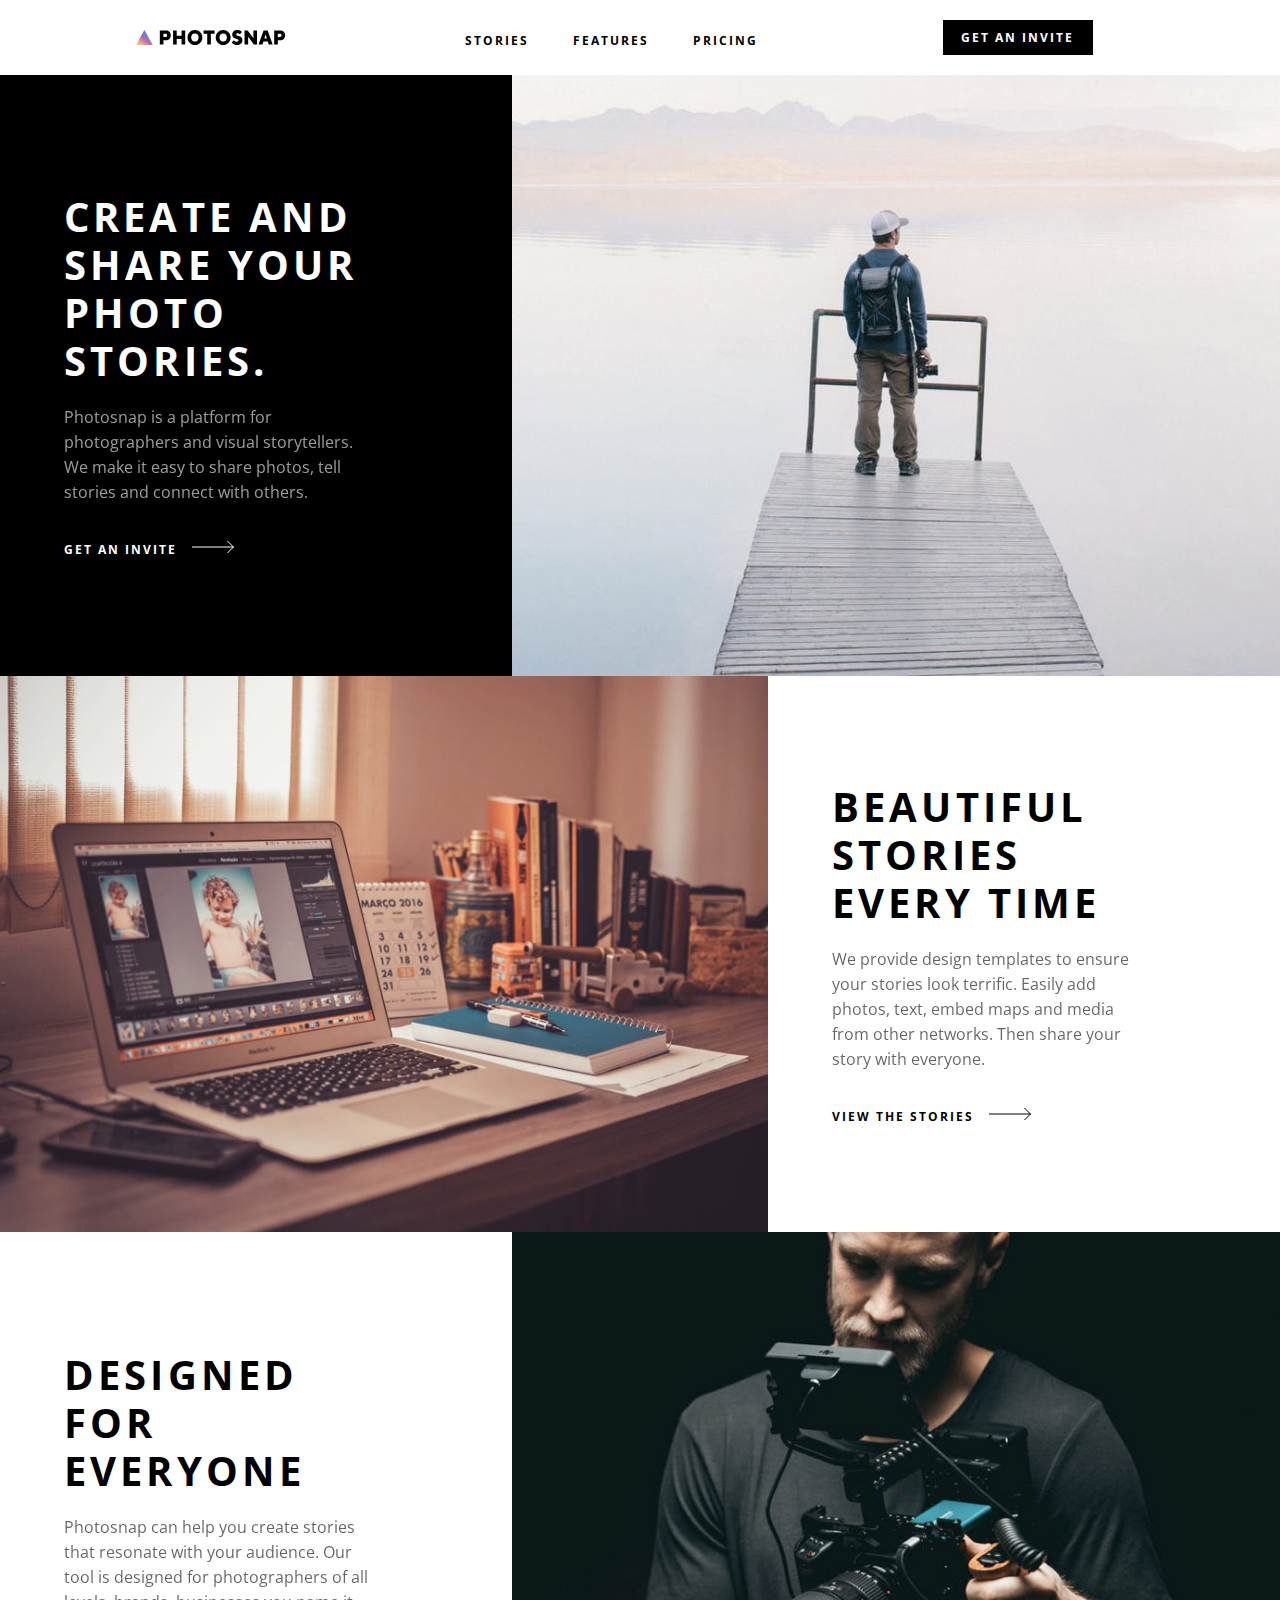
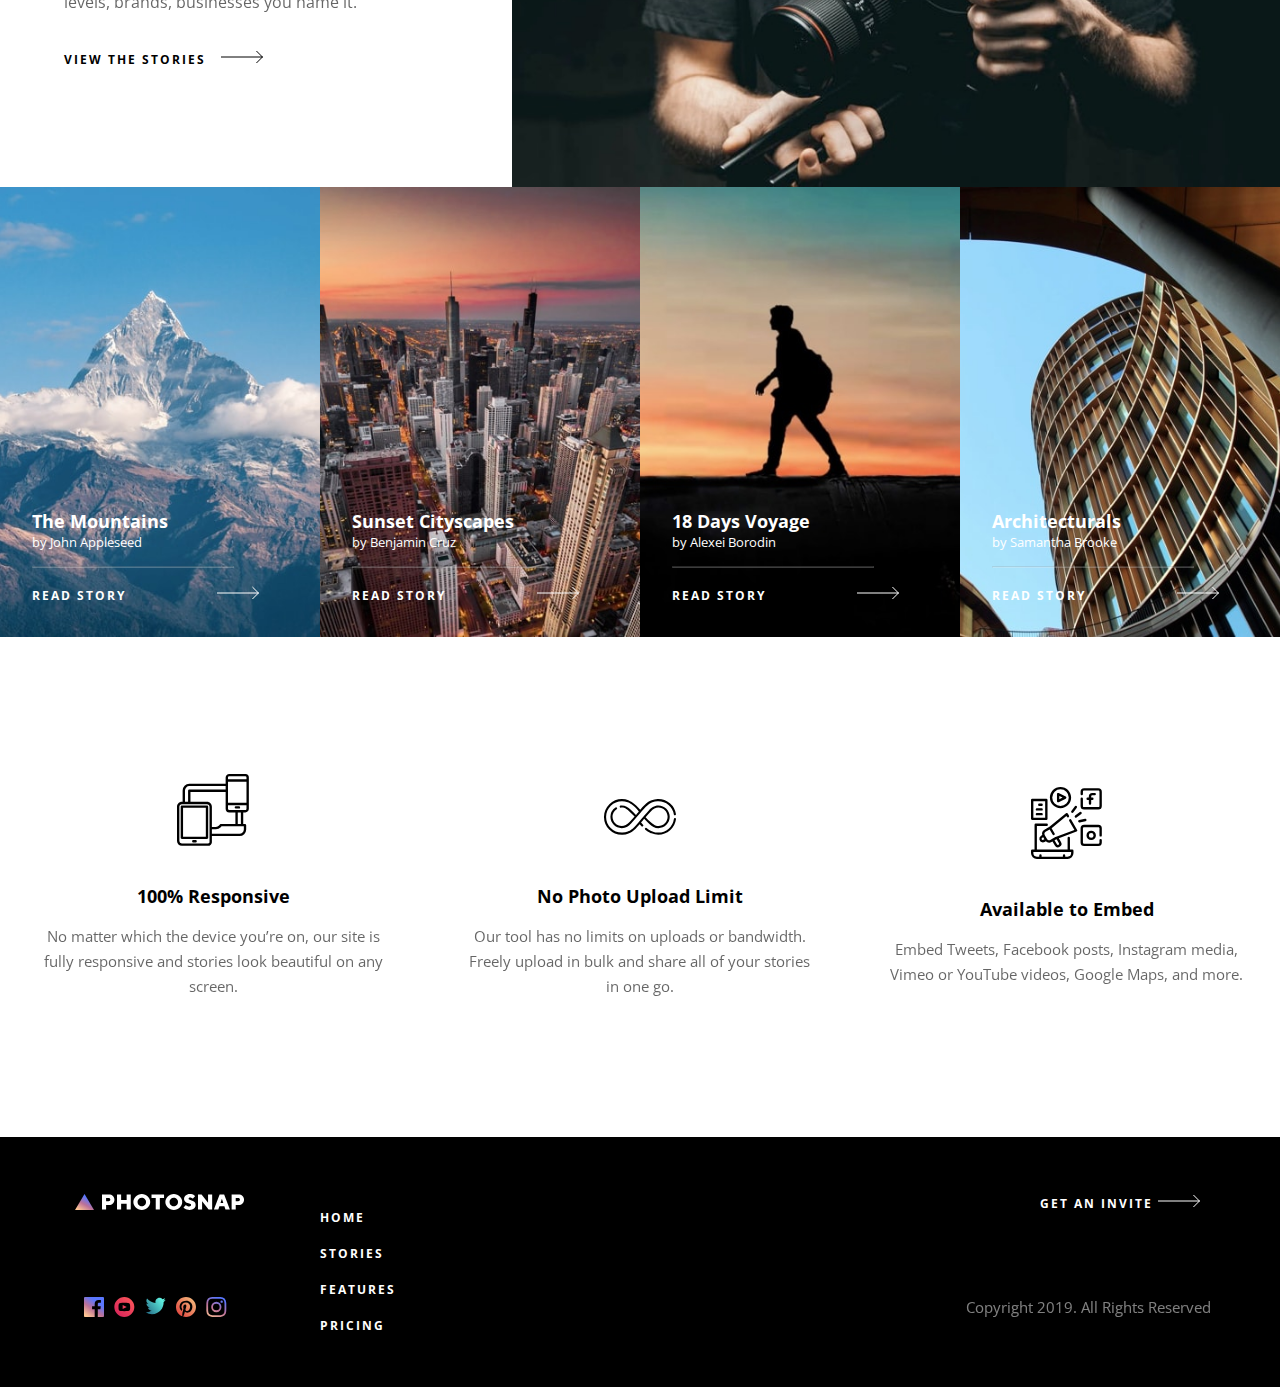
<file: starter-code/index.html>
<!DOCTYPE html>
<html lang="en">
<head>
  <meta charset="UTF-8">
  <meta name="viewport" content="width=device-width, initial-scale=1.0">

  <link rel="icon" type="image/png" sizes="32x32" href="./assets/favicon-32x32.png">
  <link rel="stylesheet" type="text/css" href="//fonts.googleapis.com/css?family=Open+Sans" />
  <link rel="stylesheet" href="./css/main.css">
  <link rel="stylesheet" href="./css/navbar.css">
  <link rel="stylesheet" href="./css/footer.css">

  <title>Frontend Mentor | Photosnap Website Challenge</title>
</head>
<body>

  <header>
    <nav>
        <div class="header-logo-img">
          <img src="./assets/shared/desktop/logo.svg" alt="">
        </div>
        <div class="list-nav-items-container">
            <ul>
              <li>
                <a href="./stories.html">Stories</a> 
              </li>
              <li>
                <a href="./features.html">Features</a>
              </li>
              <li>
                <a href="./pricing.html">Pricing</a>
              </li>
          </ul>
        </div>
          <a class="header-button" href="">Get an invite</a>
    </nav>
  </header>

  <main>

      <section class="info-section-container">

        <div class="row1-container">
          <div class="info-container info-black">
            <h1>Create and<br>share your<br>photo stories.</h1>
            <p>
              Photosnap is a platform for photographers and visual storytellers. We make it 
              easy to share photos, tell stories and connect with others.
            </p>
            <a href="" style="color: white;">
              Get an invite
              <img src="./assets/shared/desktop/arrow.svg" alt="" style="filter: invert(100%);">  
            </a>
          </div>
          <img class="info-setion-img" src="./assets/home/desktop/create-and-share.jpg" alt="" style="width: 100%; height: 100%;"> 
        </div>

        <div class="row2-container">
          <img class="info-setion-img" src="./assets/home/desktop/beautiful-stories.jpg" alt="" style="width: 100%; height: 100%;">
          <div class="info-container">
            <h1>
              Beautiful<br>stories<br>every time
            </h1>
            <p>
              We provide design templates to ensure your stories look terrific. Easily add 
              photos, text, embed maps and media from other networks. Then share your story 
              with everyone.
            </p>
            <a href="">
              View the stories
              <img src="./assets/shared/desktop/arrow.svg" alt="">
            </a>
          </div>
        </div>

        <div class="row3-container">
          <div class="info-container">
            <h1>Designed for<br>everyone</h1>
            <p>
              Photosnap can help you create stories that resonate with your audience.  Our 
              tool is designed for photographers of all levels, brands, businesses you name it. 
            </p>
            <a href="">
              View the stories
              <img src="./assets/shared/desktop/arrow.svg" alt="">
            </a>
          </div>
  
          <img class="info-setion-img" src="./assets/home/desktop/designed-for-everyone.jpg" alt="" style="width: 100%; height: 100%;">
        
        </div>
      </section>


      <section class="info-stories-container">
        <div class="info-stories col1-container">
          <div class="text-story-container">
            <h3>The Mountains</h3>
            <h4>by John Appleseed</h4>
            <hr>
            <a href="">
              Read story
              <img class="icon-arrow-white" src="./assets/shared/desktop/arrow.svg" alt="">
            </a>
          </div>
        </div>

        <div class="info-stories col2-container">
          <div class="text-story-container">
            <h3>Sunset Cityscapes</h3>
            <h4>by Benjamin Cruz</h4>
            <hr>
            <a href="">
              Read story
              <img class="icon-arrow-white" src="./assets/shared/desktop/arrow.svg" alt="">
            </a>
          </div>
        </div>

        <div class="info-stories col3-container">
          <div class="text-story-container">
            <h3>18 Days Voyage</h3>
            <h4>by Alexei Borodin</h4>
            <hr>
            <a href="">
              Read Story
              <img class="icon-arrow-white" src="./assets/shared/desktop/arrow.svg" alt="">
            </a>
          </div>
        </div>

        <div class="info-stories col4-container">
          <div class="text-story-container">
            <h3>Architecturals</h3>
            <h4>by Samantha Brooke</h4>
            <hr>
            <a href="">
              Read Story
              <img class="icon-arrow-white" src="./assets/shared/desktop/arrow.svg" alt="">
            </a>
          </div>
        </div>

      </section>

      <section class="characteristics-info-container">
        <div class="characteristics-container">
          <div class="icon-container">
            <img src="./assets/features/desktop/responsive.svg" alt="">
          </div>
          <h3>100% Responsive</h3>
          <p>
            No matter which the device you’re on, our site is <br> fully responsive and stories 
            look beautiful on any <br> screen.
          </p>
        </div>

        <div class="characteristics-container">
          <div class="icon-container">
            <img class="img-no-limit" src="./assets/features/desktop/no-limit.svg" alt="">
          </div>
          <h3>No Photo Upload Limit</h3>
          <p>
            Our tool has no limits on uploads or bandwidth. <br> Freely upload in bulk and 
            share all of your stories <br> in one go.
          </p>
        </div>

        <div class="characteristics-container">
          <div class="icon-container">
            <img src="./assets/features/desktop/embed.svg" alt="">
          </div>
            <h3>Available to Embed</h3>
            <p>
              Embed Tweets, Facebook posts, Instagram media,<br> Vimeo or YouTube videos, 
              Google Maps, and more. 
            </p>
        </div>

      </section>
  </main>

  <footer class="footer-container">
      <div class="footer-icons-container">
        <svg xmlns="http://www.w3.org/2000/svg" width="170" height="16"><defs><linearGradient id="a" x1="0%" x2="50%" y1="85.457%" y2="14.543%"><stop offset="0%" stop-color="#FFC593"/><stop offset="51.945%" stop-color="#BC7198"/><stop offset="100%" stop-color="#5A77FF"/></linearGradient></defs><g fill="none" fill-rule="evenodd"><path fill="#FFFF" fill-rule="nonzero" d="M31.108 15.568v-4.541h2.703c.836 0 1.6-.133 2.292-.4a5.19 5.19 0 001.773-1.113 5.1 5.1 0 001.146-1.676c.273-.642.41-1.344.41-2.108 0-.75-.137-1.449-.41-2.098a5.072 5.072 0 00-1.146-1.686A5.19 5.19 0 0036.103.832c-.692-.266-1.456-.4-2.292-.4H27v15.136h4.108zm2.487-8.217h-2.487V4.108h2.487c.49 0 .9.162 1.232.487.332.324.497.702.497 1.135 0 .432-.165.81-.497 1.135-.332.324-.742.486-1.232.486zm12.54 8.217V9.73h5.514v5.838h4.108V.432h-4.108v5.622h-5.514V.432h-4.108v15.136h4.108zM66.784 16a8.616 8.616 0 003.319-.638 8.401 8.401 0 002.68-1.74 8.192 8.192 0 001.785-2.552c.432-.965.648-1.989.648-3.07a7.428 7.428 0 00-.648-3.07 8.192 8.192 0 00-1.784-2.552 8.401 8.401 0 00-2.681-1.74A8.616 8.616 0 0066.783 0c-1.196 0-2.306.213-3.329.638a8.432 8.432 0 00-2.67 1.74A8.192 8.192 0 0059 4.93 7.428 7.428 0 0058.351 8c0 1.081.217 2.105.649 3.07a8.192 8.192 0 001.784 2.552 8.432 8.432 0 002.67 1.74c1.023.425 2.133.638 3.33.638zm0-3.676A4.285 4.285 0 0165.119 12a3.942 3.942 0 01-1.34-.908 4.33 4.33 0 01-.887-1.373A4.479 4.479 0 0162.568 8c0-.62.108-1.193.324-1.719a4.33 4.33 0 01.886-1.373c.375-.39.822-.692 1.34-.908a4.285 4.285 0 011.666-.324c.59 0 1.142.108 1.654.324.512.216.958.519 1.34.908.382.39.681.847.898 1.373.216.526.324 1.1.324 1.719 0 .62-.108 1.193-.324 1.719a4.236 4.236 0 01-.898 1.373c-.382.39-.828.692-1.34.908a4.206 4.206 0 01-1.654.324zm18.054 3.244V4.108h4.216V.432h-12.54v3.676h4.216v11.46h4.108zM98.784 16a8.616 8.616 0 003.319-.638 8.401 8.401 0 002.68-1.74 8.192 8.192 0 001.785-2.552c.432-.965.648-1.989.648-3.07a7.428 7.428 0 00-.648-3.07 8.192 8.192 0 00-1.784-2.552 8.401 8.401 0 00-2.681-1.74A8.616 8.616 0 0098.783 0c-1.196 0-2.306.213-3.329.638a8.432 8.432 0 00-2.67 1.74A8.192 8.192 0 0091 4.93 7.428 7.428 0 0090.351 8c0 1.081.217 2.105.649 3.07a8.192 8.192 0 001.784 2.552 8.432 8.432 0 002.67 1.74c1.023.425 2.133.638 3.33.638zm0-3.676A4.285 4.285 0 0197.119 12a3.942 3.942 0 01-1.34-.908 4.33 4.33 0 01-.887-1.373A4.479 4.479 0 0194.568 8c0-.62.108-1.193.324-1.719a4.33 4.33 0 01.886-1.373c.375-.39.822-.692 1.34-.908a4.285 4.285 0 011.666-.324c.59 0 1.142.108 1.654.324.512.216.958.519 1.34.908.382.39.681.847.898 1.373.216.526.324 1.1.324 1.719 0 .62-.108 1.193-.324 1.719a4.236 4.236 0 01-.898 1.373c-.382.39-.828.692-1.34.908a4.206 4.206 0 01-1.654.324zM114.568 16c.95 0 1.801-.133 2.55-.4.75-.267 1.385-.627 1.904-1.081.519-.454.915-.98 1.189-1.578.274-.599.41-1.236.41-1.914 0-.88-.172-1.6-.518-2.162a4.35 4.35 0 00-1.298-1.362 6.98 6.98 0 00-1.697-.822l-1.697-.562a7.533 7.533 0 01-1.297-.551c-.346-.195-.52-.465-.52-.811 0-.332.148-.63.444-.898.295-.266.688-.4 1.178-.4.375 0 .714.062 1.016.184.303.123.563.263.779.422.26.173.49.367.692.584l2.378-2.487a5.559 5.559 0 00-1.276-1.08c-.432-.275-.98-.523-1.643-.747C116.5.112 115.706 0 114.784 0c-.865 0-1.65.13-2.357.39-.706.259-1.308.605-1.805 1.037-.498.432-.883.93-1.157 1.492a3.908 3.908 0 00-.41 1.73c0 .879.172 1.6.518 2.162a4.35 4.35 0 001.297 1.362 6.98 6.98 0 001.698.822c.612.201 1.178.389 1.697.562.519.173.951.357 1.297.551.346.195.52.465.52.81 0 .433-.174.812-.52 1.136-.346.324-.821.487-1.427.487-.49 0-.933-.083-1.33-.25a5.466 5.466 0 01-1.027-.55 5.352 5.352 0 01-.886-.822l-2.378 2.486c.432.49.944.923 1.535 1.298.504.331 1.131.63 1.88.897.75.267 1.63.4 2.639.4zm12.54-.432V7.135l6.508 8.433h3.546V.432h-4.108v8.433L126.568.432H123v15.136h4.108zm16.216 0l1.081-3.244h4.973l1.081 3.244h4.433L149.162.432h-4.54l-5.73 15.136h4.432zm4.973-6.487h-2.81l1.405-4.432 1.405 4.432zm12.433 6.487v-4.541h2.702c.836 0 1.6-.133 2.292-.4a5.19 5.19 0 001.773-1.113 5.1 5.1 0 001.146-1.676c.274-.642.411-1.344.411-2.108 0-.75-.137-1.449-.41-2.098a5.072 5.072 0 00-1.147-1.686 5.19 5.19 0 00-1.773-1.114c-.692-.266-1.456-.4-2.292-.4h-6.81v15.136h4.108zm2.486-8.217h-2.486V4.108h2.486c.49 0 .901.162 1.233.487.331.324.497.702.497 1.135 0 .432-.166.81-.497 1.135-.332.324-.743.486-1.233.486z"/><path fill="url(#a)" d="M0 16L9.5 0 19 16z"/></g>
        </svg>
        <ul class="social-media-container">
          <li class="facebook">
            <svg xmlns="http://www.w3.org/2000/svg" width="20" height="20"><defs><linearGradient id="a" x1="100%" x2="0%" y1="0%" y2="100%"><stop offset="0%" stop-color="#FFFF"/><stop offset="100%" stop-color="#FFFF"/></linearGradient></defs><path fill="url(#a)" d="M18.896 0H1.104C.494 0 0 .494 0 1.104v17.793C0 19.506.494 20 1.104 20h9.58v-7.745H8.076V9.237h2.606V7.01c0-2.583 1.578-3.99 3.883-3.99 1.104 0 2.052.082 2.329.119v2.7h-1.598c-1.254 0-1.496.597-1.496 1.47v1.928h2.989l-.39 3.018h-2.6V20h5.098c.608 0 1.102-.494 1.102-1.104V1.104C20 .494 19.506 0 18.896 0z"/></svg>
          </li>
          <li>
            <img src="./assets/shared/desktop/youtube.svg" alt="">
          </li>
          <li>
            <img src="./assets/shared/desktop/twitter.svg" alt="">
          </li>
          <li>
            <img src="./assets/shared/desktop/pinterest.svg" alt="">
          </li>
          <li>
            <img src="./assets/shared/desktop/instagram.svg" alt="">
          </li>
        </ul>
      </div>

      <div class="footer-links-container">
        <ul>
          <li>
            <a href="">Home</a>
          </li>
          <li>
            <a href="">Stories</a>
          </li>
          <li>
            <a href="">Features</a>
          </li>
          <li>
            <a href="">Pricing</a>
          </li>
        </ul>
      </div>

      <div class="section3">
        <a href="" style="color: white;">
          Get an invite
          <img class="icon" src="./assets/shared/desktop/arrow.svg" alt="">
        </a>
        <p>Copyright 2019. All Rights Reserved</p>
      </div>
  </footer>
  
</body>
</html>
</file>
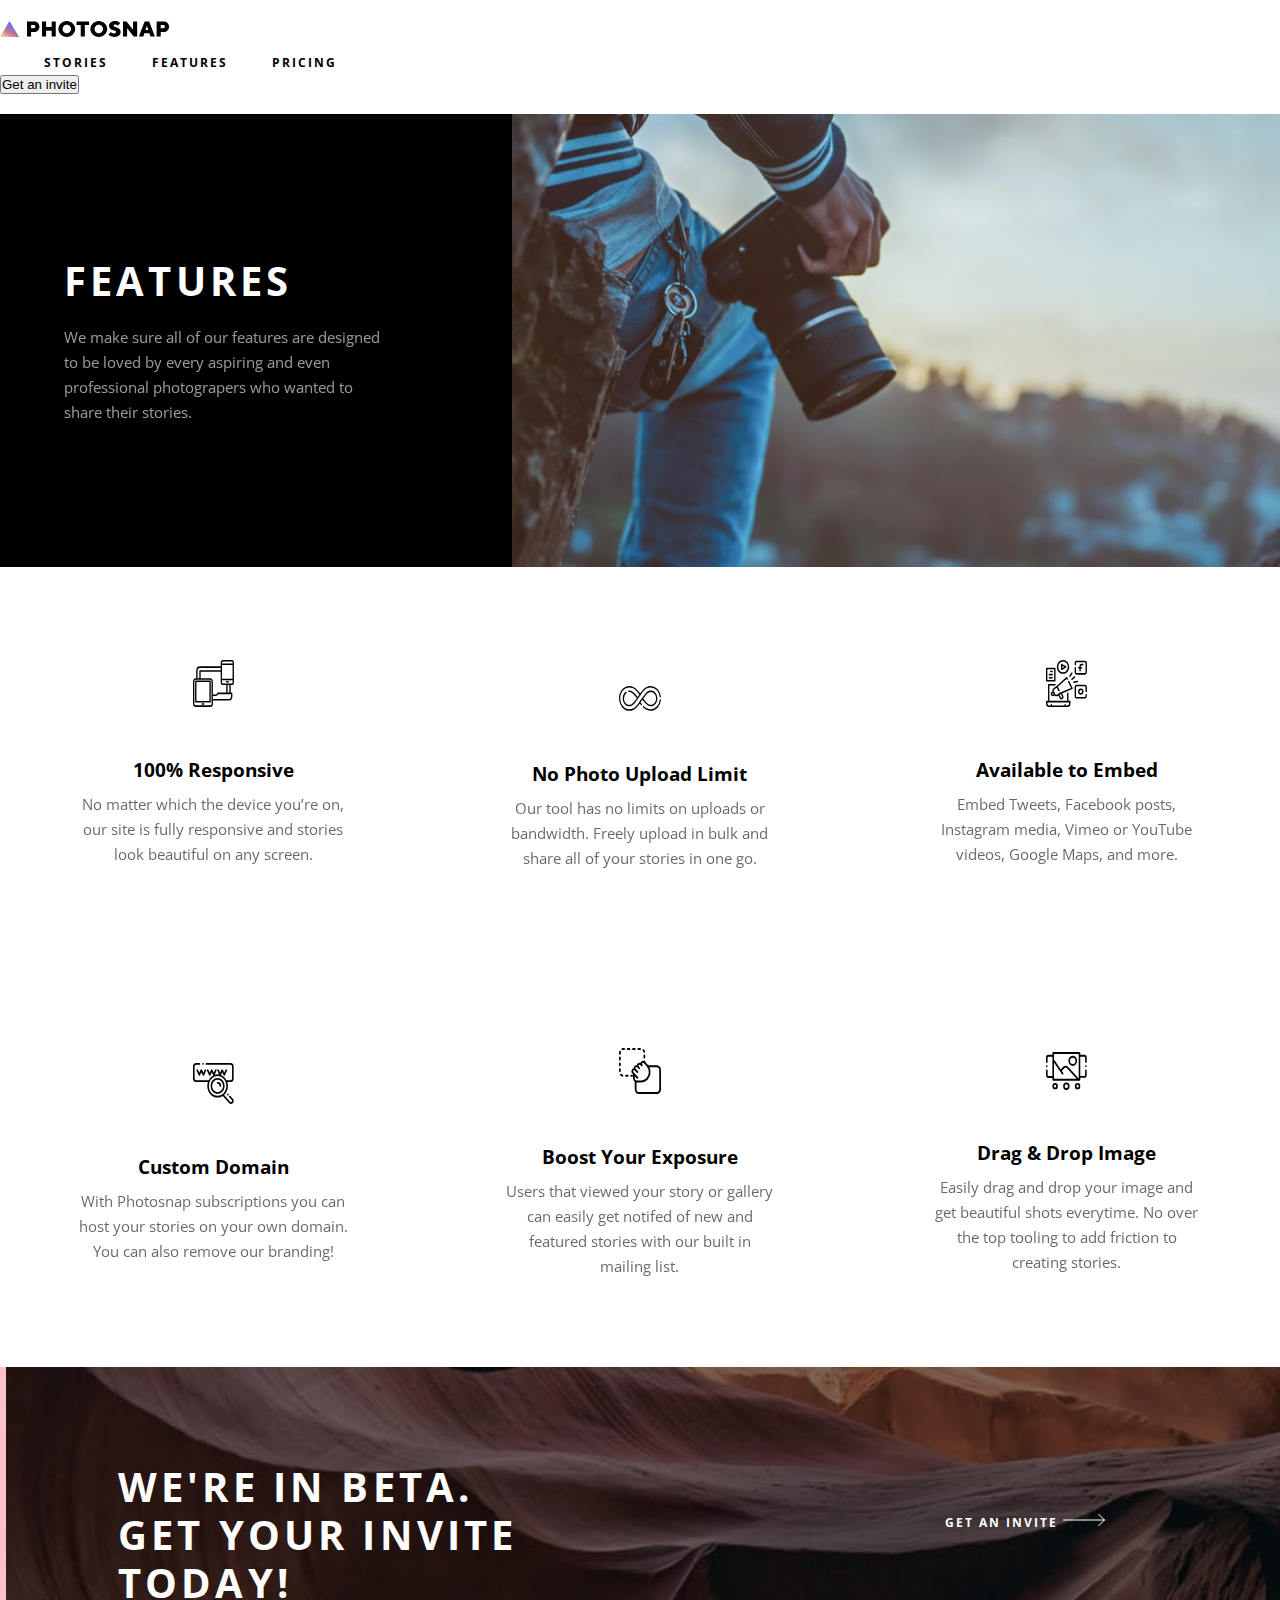
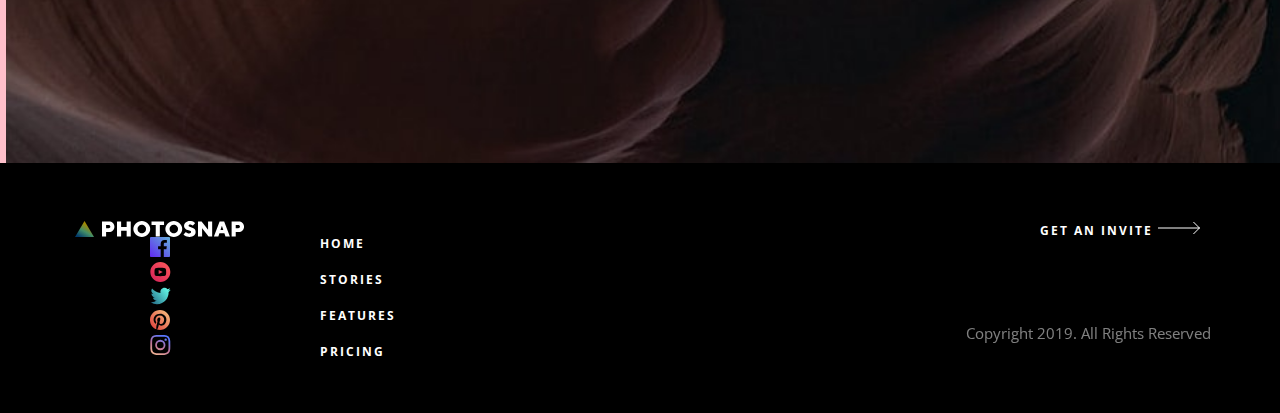
<file: starter-code/features.html>
<!DOCTYPE html>
<html lang="en">
<head>
  <meta charset="UTF-8">
  <meta name="viewport" content="width=device-width, initial-scale=1.0">

  <link rel="icon" type="image/png" sizes="32x32" href="./assets/favicon-32x32.png">
  <link rel="stylesheet" type="text/css" href="//fonts.googleapis.com/css?family=Open+Sans" />
  <link rel="stylesheet" href="./css/features.css">
  <link rel="stylesheet" href="./css/navbar.css">
  <link rel="stylesheet" href="./css/footer.css">
  
  <title>Frontend Mentor | Photosnap Website Challenge</title>
</head>
<body>

  <header>
    <nav>
      <div class="nav-container">
        <div class="logo-img">
          <img src="./assets/shared/desktop/logo.svg" alt="">
        </div>
        <div class="list-nav-items-container">
            <ul>
              <li>
                <a href="./stories.html">Stories</a> 
              </li>
              <li>
                <a href="/">Features</a>
              </li>
              <li>
                <a href="./pricing.html">Pricing</a>
              </li>
          </ul>
        </div>
        <div class="button-nav-container">
          <button>Get an invite</button>
        </div>
      </div>
    </nav>
  </header>

  <main class="features-main-container">
    
    <section class="info-features-container">
      <div class="info-features">
        <h1>Features</h1>
        <p>
          We make sure all of our features are designed to be loved by every aspiring and even 
          professional photograpers who wanted to share their stories.
        </p>
      </div>
      <img src="./assets/features/desktop/hero.jpg" alt="">
    </section>

    <section class="cards-features-container">
      <div class="row1-container">
        <div class="col responsive-card-container">
          <div class="img-cards-container">
            <img src="./assets/features/desktop/responsive.svg" alt="">
          </div>
          <h3>100% Responsive</h3>
          <p>
            No matter which the device you’re on, our site is fully responsive and stories 
            look beautiful on any screen.
          </p>
        </div>
        <div class="col no-photo-card-container">
          <div class="img-cards-container">
            <img src="./assets/features/desktop/no-limit.svg" alt="">
          </div>
          <h3>No Photo Upload Limit</h3>
          <p>
            Our tool has no limits on uploads or bandwidth. Freely upload in bulk and share 
            all of your stories in one go.
          </p>
        </div>
        <div class="col embed-card-container">
          <div class="img-cards-container">
            <img src="./assets/features/desktop/embed.svg" alt="">
          </div>
          <h3>Available to Embed</h3>
          <p>
            Embed Tweets, Facebook posts, Instagram media, Vimeo or YouTube videos, Google 
            Maps, and more.
          </p>
        </div>
      </div>
      <div class="row2-container">
        <div class="col custom-card-container">
          <div class="img-cards-container">
            <img src="./assets/features/desktop/custom-domain.svg" alt="">
          </div>
          <h3>Custom Domain</h3>
          <p>
            With Photosnap subscriptions you can host your stories on your own domain. You can 
            also remove our branding!
          </p>
        </div>
        <div class="col boost-card-container">
          <div class="img-cards-container">
            <img src="./assets/features/desktop/boost-exposure.svg" alt="">
          </div>
          <h3> Boost Your Exposure</h3>
          <p>
            Users that viewed your story or gallery can easily get notifed of new and featured 
            stories with our built in mailing list.
          </p>
        </div>
        <div class="col drag-drop-card-container">
          <div class="img-cards-container">
            <img src="./assets/features/desktop/drag-drop.svg" alt="">
          </div>
          <h3>Drag & Drop Image</h3>
          <p>
            Easily drag and drop your image and get beautiful shots everytime. No over the top 
            tooling to add friction to creating stories.
          </p>
        </div>
      </div>
    </section>

    <section class="invite-features-container">
      <div class="text-container">
        <h1>We're in Beta. <br> Get your invite <br> today!</h1>
        <a href="">
          Get an invite
          <img class="icon" src="./assets/shared/desktop/arrow.svg" alt="">
        </a>
      </div>
    </section>
  </main>

  <footer class="footer-container">
      <div class="footer-icons-container">
        <img class="icon" src="./assets/shared/desktop/logo.svg" alt="">
        <ul class="social-media">
          <li>
            <img src="./assets/shared/desktop/facebook.svg" alt="">
          </li>
          <li>
            <img src="./assets/shared/desktop/youtube.svg" alt="">
          </li>
          <li>
            <img src="./assets/shared/desktop/twitter.svg" alt="">
          </li>
          <li>
            <img src="./assets/shared/desktop/pinterest.svg" alt="">
          </li>
          <li>
            <img src="./assets/shared/desktop/instagram.svg" alt="">
          </li>
        </ul>
      </div>

      <div class="footer-links-container">
        <ul>
          <li>
            <a href="">Home</a>
          </li>
          <li>
            <a href="">Stories</a>
          </li>
          <li>
            <a href="">Features</a>
          </li>
          <li>
            <a href="">Pricing</a>
          </li>
        </ul>
      </div>

      <div class="section3">
        <a href="" style="color: white;">
          Get an invite
          <img class="icon" src="./assets/shared/desktop/arrow.svg" alt="">
        </a>
        <p>Copyright 2019. All Rights Reserved</p>
      </div>
  </footer>

</body>
</html>
</file>
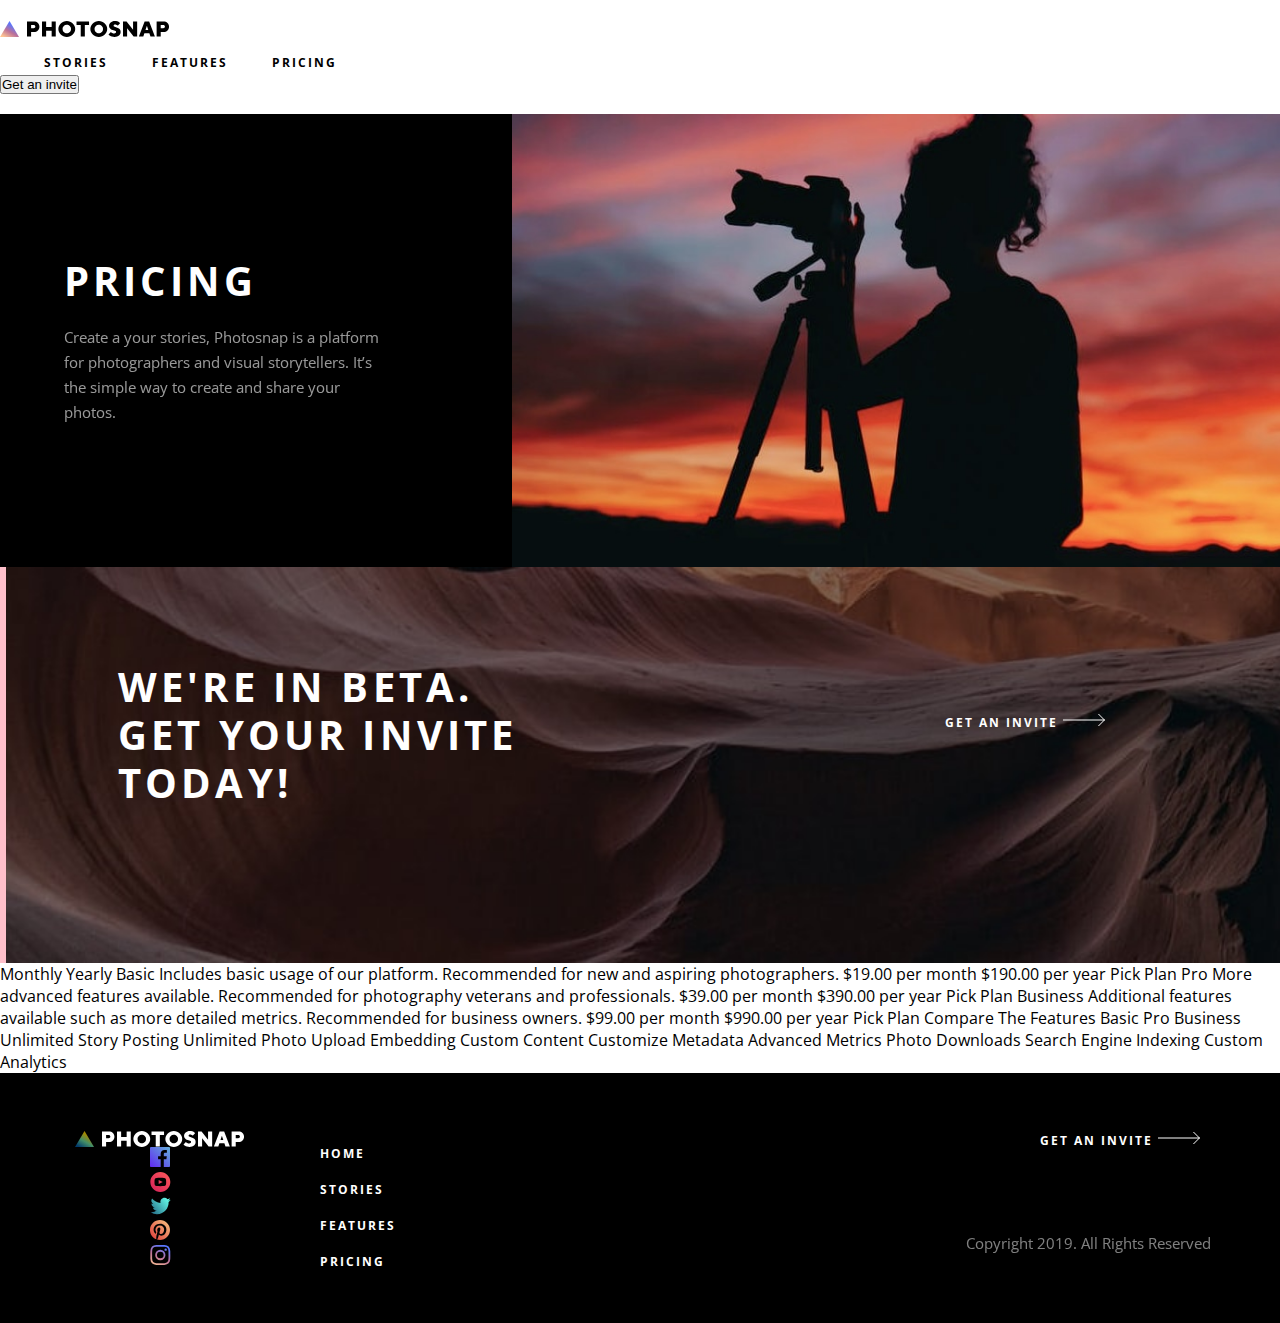
<file: starter-code/pricing.html>
<!DOCTYPE html>
<html lang="en">
<head>
  <meta charset="UTF-8">
  <meta name="viewport" content="width=device-width, initial-scale=1.0">

  <link rel="icon" type="image/png" sizes="32x32" href="./assets/favicon-32x32.png">
  <link rel="stylesheet" type="text/css" href="//fonts.googleapis.com/css?family=Open+Sans"/>
  <link rel="stylesheet" href="./css/navbar.css">
  <link rel="stylesheet" href="./css/footer.css">
  <link rel="stylesheet" href="./css/pricing.css">
  
  <title>Frontend Mentor | Photosnap Website Challenge</title>
</head>
<body>

  <header>
    <nav>
      <div class="nav-container">
        <div class="logo-img">
          <img src="./assets/shared/desktop/logo.svg" alt="">
        </div>
        <div class="list-nav-items-container">
            <ul>
              <li>
                <a href="./stories.html">Stories</a> 
              </li>
              <li>
                <a href="/">Features</a>
              </li>
              <li>
                <a href="./pricing.html">Pricing</a>
              </li>
          </ul>
        </div>
        <div class="button-nav-container">
          <button>Get an invite</button>
        </div>
      </div>
    </nav>
  </header>

  <main class="pricing-main-container">
    <section class="info-pricing-container">
      <div class="info-pricing">
        <h1>Pricing</h1>
        <p>
          Create a your stories, Photosnap is a platform for photographers and visual storytellers. 
          It’s the simple way to create and share your photos.
        </p>
      </div>
      <img src="assets/pricing/desktop/hero.jpg" alt="">
    </section>

    <section class="invite-features-container">
      <div class="text-container">
        <h1>We're in Beta. <br> Get your invite <br> today!</h1>
        <a href="">
          Get an invite
          <img class="icon" src="./assets/shared/desktop/arrow.svg" alt="">
        </a>
      </div>
    </section>
  </main>

  Monthly
  Yearly

  Basic
  Includes basic usage of our platform. Recommended for new and aspiring photographers.
  $19.00 per month
  $190.00 per year
  Pick Plan

  Pro
  More advanced features available. Recommended for photography veterans and professionals.
  $39.00 per month
  $390.00 per year
  Pick Plan

  Business
  Additional features available such as more detailed metrics. Recommended for business owners.
  $99.00 per month
  $990.00 per year
  Pick Plan

  Compare

  The Features

  Basic
  Pro
  Business

  Unlimited Story Posting
  Unlimited Photo Upload
  Embedding Custom Content
  Customize Metadata
  Advanced Metrics
  Photo Downloads
  Search Engine Indexing
  Custom Analytics


  <footer class="footer-container">
    <div class="footer-icons-container">
      <img class="icon" src="./assets/shared/desktop/logo.svg" alt="">
      <ul class="social-media">
        <li>
          <img src="./assets/shared/desktop/facebook.svg" alt="">
        </li>
        <li>
          <img src="./assets/shared/desktop/youtube.svg" alt="">
        </li>
        <li>
          <img src="./assets/shared/desktop/twitter.svg" alt="">
        </li>
        <li>
          <img src="./assets/shared/desktop/pinterest.svg" alt="">
        </li>
        <li>
          <img src="./assets/shared/desktop/instagram.svg" alt="">
        </li>
      </ul>
    </div>

    <div class="footer-links-container">
      <ul>
        <li>
          <a href="">Home</a>
        </li>
        <li>
          <a href="">Stories</a>
        </li>
        <li>
          <a href="">Features</a>
        </li>
        <li>
          <a href="">Pricing</a>
        </li>
      </ul>
    </div>

    <div class="section3">
      <a href="" style="color: white;">
        Get an invite
        <img class="icon" src="./assets/shared/desktop/arrow.svg" alt="">
      </a>
      <p>Copyright 2019. All Rights Reserved</p>
    </div>
  </footer>

</body>
</html>
</file>
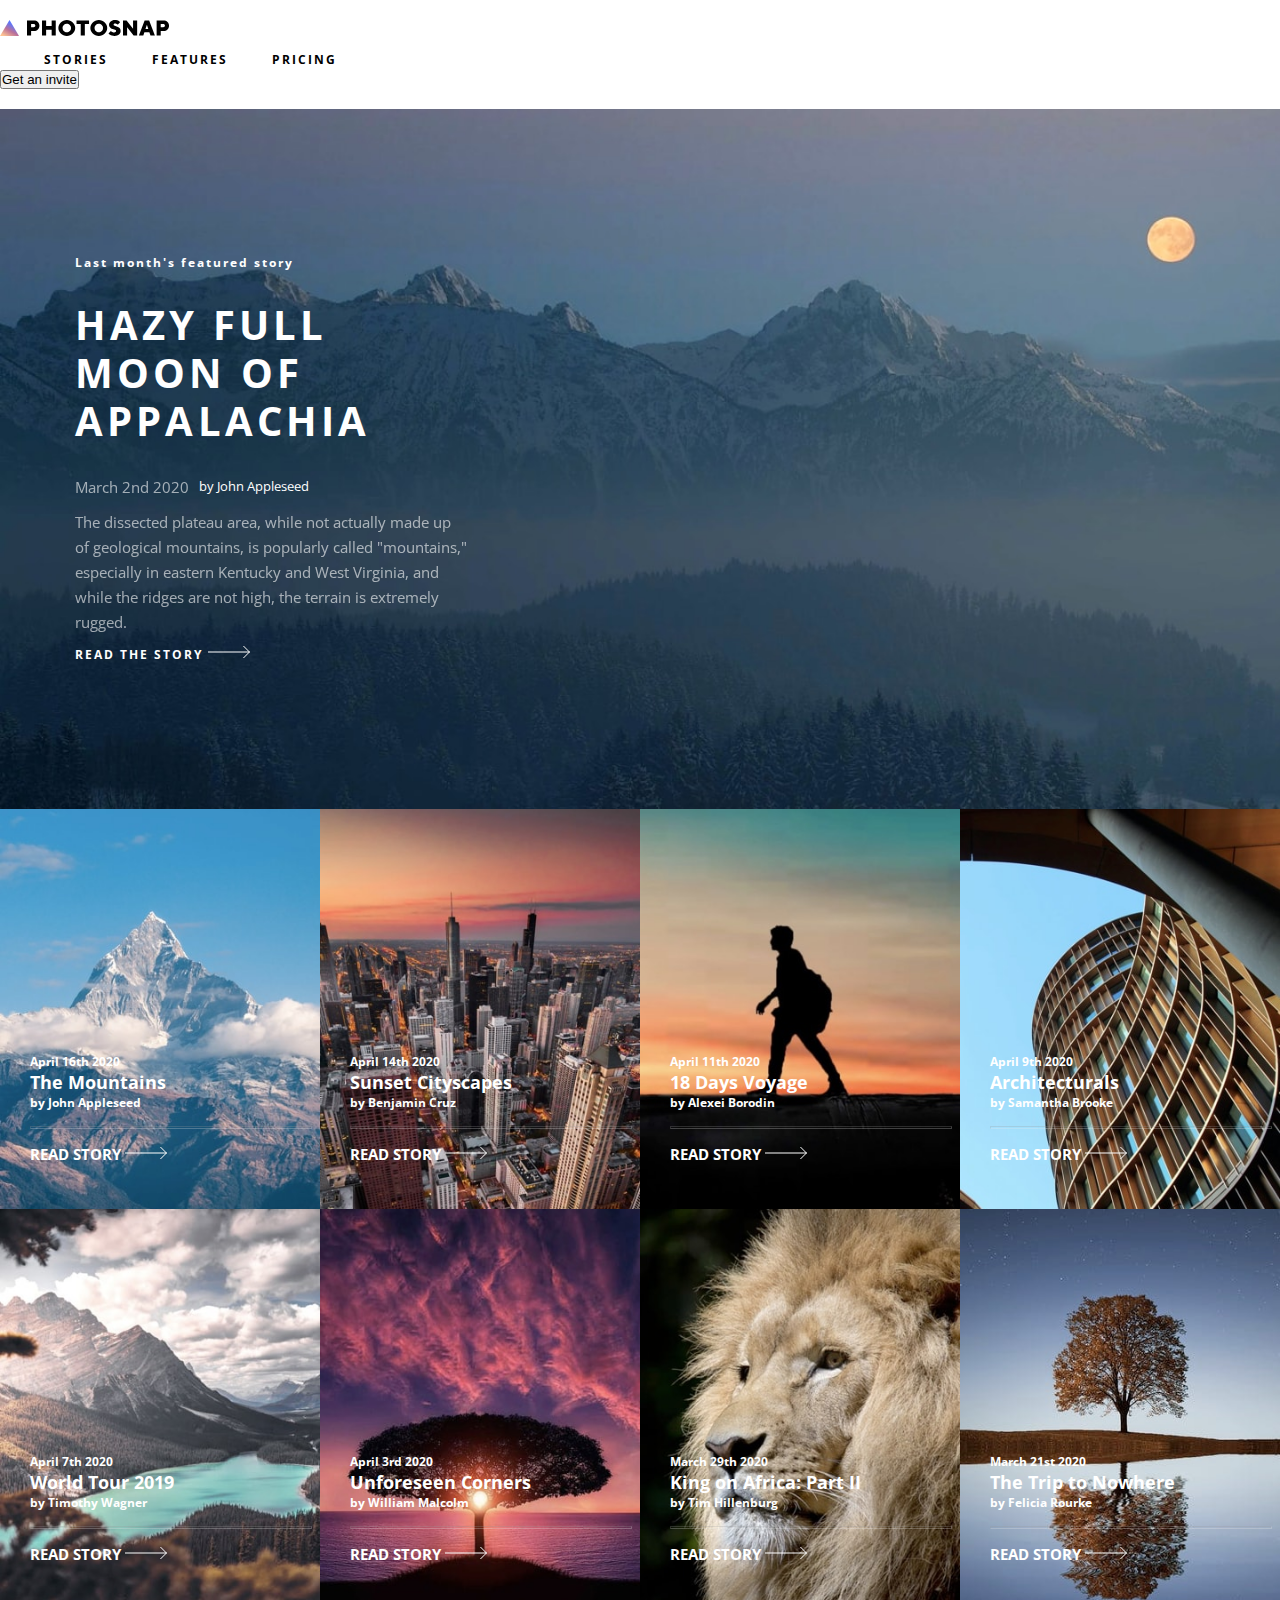
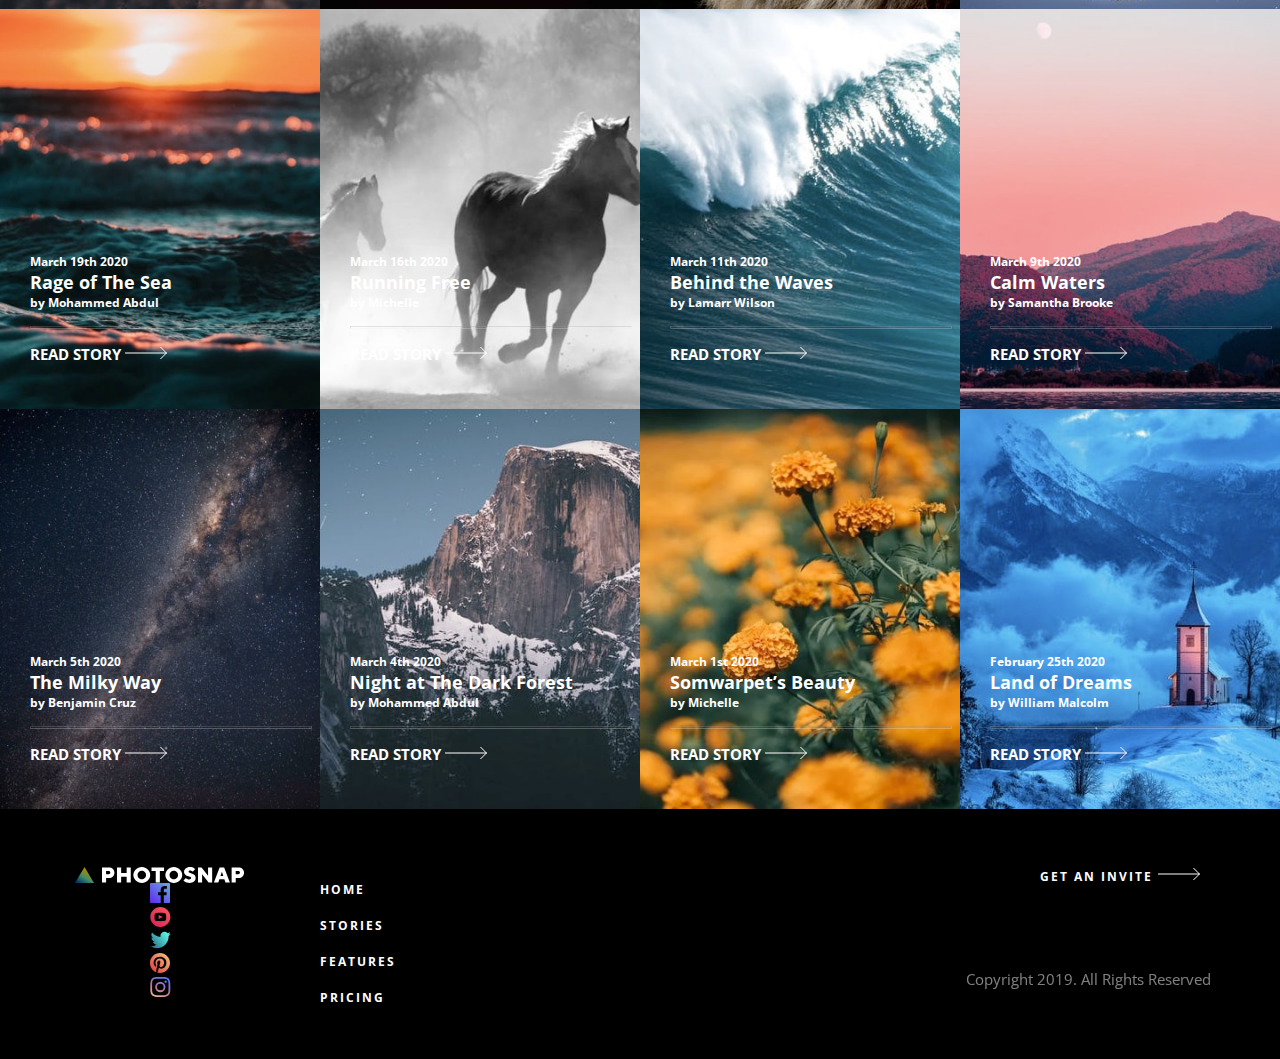
<file: starter-code/stories.html>
<!DOCTYPE html>
<html lang="en">
<head>
  <meta charset="UTF-8">
  <meta name="viewport" content="width=device-width, initial-scale=1.0">

  <link rel="icon" type="image/png" sizes="32x32" href="./assets/favicon-32x32.png">
  <link rel="stylesheet" type="text/css" href="//fonts.googleapis.com/css?family=Open+Sans" />
  <link rel="stylesheet" href="./css/stories.css">
  <link rel="stylesheet" href="./css/navbar.css">
  <link rel="stylesheet" href="./css/footer.css">

  <title>Frontend Mentor | Photosnap Website Challenge</title>
</head>
<body>

  <header>
    <nav>
      <div class="nav-container">
        <div class="logo-img">
          <img src="./assets/shared/desktop/logo.svg" alt="">
        </div>
        <div class="list-nav-items-container">
            <ul>
              <li>
                <a href="/">Stories</a> 
              </li>
              <li>
                <a href="features.html">Features</a>
              </li>
              <li>
                <a href="pricing.html">Pricing</a>
              </li>
          </ul>
        </div>
        <div class="button-nav-container">
          <button>Get an invite</button>
        </div>
      </div>
    </nav>
  </header>

  <main>
    <div class="container">

      <div class="col1">
        <h3>Last month's featured story</h3>
        <h1>Hazy full <br> moon of <br> Appalachia</h1>
        <div class="date-author">
          <p>March 2nd 2020</p>
          <h4>by John Appleseed</h4>
        </div>
        <p>
          The dissected plateau area, while not actually made up <br> of geological mountains, 
          is popularly called "mountains," <br> especially in eastern Kentucky and West Virginia, 
          and <br> while the ridges are not high, the terrain is extremely <br> rugged.
        </p>
        <a href="">
          Read the story
          <img class="arrow-icon" src="./assets/shared/desktop/arrow.svg" alt="">
        </a>
      </div>

      <div class="col col2">
        <div class="text">
          <h4>April 16th 2020</h4>
          <h3>The Mountains</h3>
          <h4>by John Appleseed</h4>
          <hr>
          <a href="">
            Read story
            <img class="arrow-icon" src="./assets/shared/desktop/arrow.svg" alt="">
          </a>
        </div>
      </div>

      <div class="col col3">
        <div class="text">
          <h4>April 14th 2020</h4>
          <h3>Sunset Cityscapes</h3>
          <h4>by Benjamin Cruz</h4>
          <hr>
          <a href="">
            Read story
            <img class="arrow-icon" src="./assets/shared/desktop/arrow.svg" alt="">
          </a>
        </div>
      </div>

      <div class="col col4">
        <div class="text">
          <h4> April 11th 2020</h4>
          <h3>18 Days Voyage</h3>
          <h4>by Alexei Borodin</h4>
          <hr>
          <a href="">
            Read story
            <img class="arrow-icon" src="./assets/shared/desktop/arrow.svg" alt="">
          </a>
        </div>
      </div>

      <div class="col col5">
        <div class="text">
          <h4>April 9th 2020</h4>
          <h3>Architecturals</h3>
          <h4>by Samantha Brooke</h4>
          <hr>
          <a href="">
            Read story
            <img class="arrow-icon" src="./assets/shared/desktop/arrow.svg" alt="">
          </a>
        </div>
      </div>

      <div class="col col6">
        <div class="text">
          <h4>April 7th 2020</h4>
          <h3>World Tour 2019</h3>
          <h4>by Timothy Wagner</h4>
          <hr>
          <a href="">
            Read story
            <img class="arrow-icon" src="./assets/shared/desktop/arrow.svg" alt="">
          </a>
        </div>
      </div>

      <div class="col col7">
        <div class="text">
          <h4>April 3rd 2020</h4>
          <h3>Unforeseen Corners</h3>
          <h4>by William Malcolm</h4>
          <hr>
          <a href="">
            Read story
            <img class="arrow-icon" src="./assets/shared/desktop/arrow.svg" alt="">
          </a>
        </div>
      </div>

      <div class="col col8">
        <div class="text">
          <h4>March 29th 2020</h4>
          <h3>King on Africa: Part II</h3>
          <h4>by Tim Hillenburg</h4>
          <hr>
          <a href="">
            Read story
            <img class="arrow-icon" src="./assets/shared/desktop/arrow.svg" alt="">
          </a>
        </div>
      </div>

      <div class="col col9">
        <div class="text">
          <h4>March 21st 2020</h4>
          <h3>The Trip to Nowhere</h3>
          <h4>by Felicia Rourke</h4>
          <hr>
          <a href="">
            Read story
            <img class="arrow-icon" src="./assets/shared/desktop/arrow.svg" alt="">
          </a>
        </div>
      </div>

      <div class="col col10">
        <div class="text">
          <h4>March 19th 2020</h4>
          <h3>Rage of The Sea</h3>
          <h4>by Mohammed Abdul</h4>
          <hr>
          <a href="">
            Read story
            <img class="arrow-icon" src="./assets/shared/desktop/arrow.svg" alt="">
          </a>
        </div>
      </div>

      <div class="col col11">
        <div class="text">
          <h4>March 16th 2020</h4>
          <h3>Running Free</h3>
          <h4>by Michelle</h4>
          <hr>
          <a href="">
            Read story
            <img class="arrow-icon" src="./assets/shared/desktop/arrow.svg" alt="">
          </a>
        </div>
      </div>

      <div class="col col12">
        <div class="text">
          <h4>March 11th 2020</h4>
          <h3>Behind the Waves</h3>
          <h4>by Lamarr Wilson</h4>
          <hr>
          <a href="">
            Read story
            <img class="arrow-icon" src="./assets/shared/desktop/arrow.svg" alt="">
          </a>
        </div>
      </div>

      <div class="col col13">
        <div class="text">
          <h4>March 9th 2020</h4>
          <h3>Calm Waters</h3>
          <h4>by Samantha Brooke</h4>
          <hr>
          <a href="">
            Read story
            <img class="arrow-icon" src="./assets/shared/desktop/arrow.svg" alt="">
          </a>
        </div>
      </div>

      <div class="col col14">
        <div class="text">
          <h4>March 5th 2020</h4>
          <h3>The Milky Way</h3>
          <h4>by Benjamin Cruz</h4>
          <hr>
          <a href="">
            Read story
            <img class="arrow-icon" src="./assets/shared/desktop/arrow.svg" alt="">
          </a>
        </div>
      </div>

      <div class="col col15">
        <div class="text">
          <h4>March 4th 2020</h4>
          <h3>Night at The Dark Forest</h3>
          <h4>by  Mohammed Abdul</h4>
          <hr>
          <a href="">
            Read story
            <img class="arrow-icon" src="./assets/shared/desktop/arrow.svg" alt="">
          </a>
        </div>
      </div>

      <div class="col col16">
        <div class="text">
          <h4>March 1st 2020</h4>
          <h3>Somwarpet’s Beauty</h3>
          <h4>by Michelle</h4>
          <hr>
          <a href="">
            Read story
            <img class="arrow-icon" src="./assets/shared/desktop/arrow.svg" alt="">
          </a>
        </div>
      </div>

      <div class="col col17">
        <div class="text">
          <h4>February 25th 2020</h4>
          <h3>Land of Dreams</h3>
          <h4>by William Malcolm</h4>
          <hr>
          <a href="">
            Read story
            <img class="arrow-icon" src="./assets/shared/desktop/arrow.svg" alt="">
          </a>
        </div>
      </div>

    </div>
  </main>

  <footer>
    <div class="footer-container">
      <div class="footer-icons-container">
        <img class="icon" src="./assets/shared/desktop/logo.svg" alt="">
        <ul class="social-media">
          <li>
            <img src="./assets/shared/desktop/facebook.svg" alt="">
          </li>
          <li>
            <img src="./assets/shared/desktop/youtube.svg" alt="">
          </li>
          <li>
            <img src="./assets/shared/desktop/twitter.svg" alt="">
          </li>
          <li>
            <img src="./assets/shared/desktop/pinterest.svg" alt="">
          </li>
          <li>
            <img src="./assets/shared/desktop/instagram.svg" alt="">
          </li>
        </ul>
      </div>

      <div class="footer-links-container">
        <ul>
          <li>
            <a href="">Home</a>
          </li>
          <li>
            <a href="">Stories</a>
          </li>
          <li>
            <a href="">Features</a>
          </li>
          <li>
            <a href="">Pricing</a>
          </li>
        </ul>
      </div>

      <div class="section3">
        <a href="" style="color: white;">
          Get an invite
          <img class="icon" src="./assets/shared/desktop/arrow.svg" alt="">
        </a>
        <p>Copyright 2019. All Rights Reserved</p>
      </div>
    </div>
  </footer>

</body>
</html>
</file>
<file: starter-code/css/main.css>
*{
    margin: 0;
    padding: 0;
    box-sizing: border-box;
}

html{
    font-family: 'Open Sans';
}


h1{
    text-transform: uppercase;
    font-size: 40px;
    font-style: normal;
    font-weight: bold;
    line-height: 48px;
    letter-spacing: 4.16667px;
}

h3{
    font-style: normal;
    font-weight: bold;
    font-size: 18px;
    line-height: 25px;
}

h4{
    font-style: normal;
    font-weight: 400;
    font-size: 13px;
    line-height: 17px;
}

hr{
    color: white;
    margin-top: 15px;
    width: 70%;
    height: 1px;
    mix-blend-mode: normal;
    opacity: 0.25;
    margin-bottom: 15px;
}

ul{
    list-style: none;
}

a{
    text-decoration: none;
    color: black;
    text-transform: uppercase;
    font-weight: bold;
}

.info-section-container .row1-container{
    display: grid;
    grid-template-columns: 2fr  minmax(75px, 3fr);
}

.info-section-container .row1-container .info-black{
    background-color: black;
    color: white;
}

.info-section-container .row2-container{
    display: grid;
    grid-template-columns: minmax(75px, 3fr) 2fr;
}

.info-section-container .row3-container{
    display: grid;
    grid-template-columns: 2fr  minmax(75px, 3fr);
}

.info-section-container .info-container{
    display: flex;
    flex-direction: column;
    place-content: center;
    padding: 0 8.5em 0 4em;
}

.info-section-container p{
    margin-top: 20px;
    margin-bottom: 35px;
    line-height: 25px;
    mix-blend-mode: normal;
    opacity: 0.6;
}

.info-section-container a{
    font-weight: bold;
    font-size: 12px;
    line-height: 16px;
    letter-spacing: 2px;
}

.info-section-container a img{
    margin-left: 10px;
}

.info-section-container a:hover{
    text-decoration: underline;
}

.info-stories-container{
    display: grid;
    grid-template-columns: repeat(auto-fit, minmax(200px, 1fr));
    height: 450px;
}

.info-stories-container .col1-container{
    background-image: url('../assets/stories/desktop/mountains.jpg');
}

.info-stories-container .col2-container{
    background-image: url('../assets/stories/desktop/cityscapes.jpg');
}

.info-stories-container .col3-container{
    background-image: url('../assets/stories/desktop/18-days-voyage.jpg');
}

.info-stories-container .col4-container{
    background-image: url('../assets/stories/desktop/architecturals.jpg');
}

.info-stories-container .info-stories{
    width: 100%;
    background-size: cover;
    background-repeat: no-repeat;
    background-position: center;
    display: flex;
    align-items: flex-end;
    color: white;
    padding: 0 0 2em 2em;
}

.info-stories-container .info-stories .text-story-container{
    width: 100%;
}


.info-stories-container a{
    font-style: normal;
    font-weight: 700;
    font-size: 12px;
    line-height: 16px;
    letter-spacing: 2px;
    color: white;
}

.info-stories-container a img{
    margin-left: 30%;
}

.icon-arrow-white{
    filter: invert(100%);
}

.characteristics-info-container{
    display: grid;
    grid-template-columns: repeat(3, 1fr);
    height: 500px;
}

.characteristics-container{
    display: flex;
    flex-direction: column;
    justify-content: center;
    align-items: center;
}

.characteristics-container .icon-container{
    height: 70px;
}

.characteristics-container .img-no-limit{
    margin-top: 25px;
}

.characteristics-container h3{
    margin-top: 40px;
}

.characteristics-container p{
    margin-top: 1em;
    text-align: center;
    font-style: normal;
    font-weight: 400;
    font-size: 15px;
    line-height: 25px;
    mix-blend-mode: normal;
    opacity: 0.6;
}



@media (max-width: 887px){
    .info-section-container{
        display: grid;
        grid-template-rows: repeat(3, 700px);
    }
    .info-section-container .row1-container{
        grid-template-columns: 3fr 2fr;
    } 
    .info-section-container .info-container{
        padding: 0 2em 0 2em;
    }
}
</file>
<file: starter-code/css/navbar.css>
nav {
    padding: 20px 1em 20px 0;
    display: grid;
    grid-template-columns: repeat(3, minmax(100px, 1fr));
}

nav .header-logo-img{
    text-align: center;
    margin-top: 8px;
}

nav .header-logo-img img{
    height: 15px;
    width: 150px;
}

nav .list-nav-items-container{
    display: flex;
    justify-content: center;
    margin-top: 8px;
}

nav .list-nav-items-container li{
    display: inline;
    text-align: center;
    margin-right: 40px;
}

nav .list-nav-items-container a{
    font-style: normal;
    font-weight: bold;
    font-size: 12px;
    line-height: 16px;
    letter-spacing: 2px;
}

nav .list-nav-items-container a:hover{
    opacity: 0.3;
}

nav .header-button{
    margin-left: 100px;
    display: flex;
    justify-content: center;
    align-items: center;
    background-color: black;
    color: white;
    height: 35px;
    width: 150px;
    text-transform: uppercase;
    font-weight: bold;
    font-size: 12px;
    line-height: 16px;
    letter-spacing: 2px;
}

.header-button:hover{
    background-color: #DFDFDF;
    color: black;
}

@media(max-width: 887px){
    nav .list-nav-items-container li{
        margin-right: 10px;
    }
    nav .header-button{
        margin-left: 30px;
    }
}

@media(max-width: 698px){
    
}
</file>
<file: starter-code/css/footer.css>
.footer-container{
    background-color: black;
    color: white;
    display: grid;
    grid-template-columns: 25% 50% 25%;
    height: 250px;
}

.footer-container .footer-icons-container, .footer-container .section3{
    display: flex;
    flex-direction: column;
    align-items: center;
    margin-top: 18%;
}

.social-media-container{
    margin-top: 27%;
    display: flex;
    flex-direction: row;
}

.social-media-container li{
    padding-right: 10px;
    cursor: pointer;
}

.social-media-container .facebook svg{
}

.footer-container .footer-links-container{
    display: flex;
    flex-direction: row;
    align-items: center;
}

.footer-container .footer-links-container li{
    margin-top: 20px;
    text-transform: uppercase;
    font-style: normal;
    font-weight: 700;
    font-size: 12px;
    line-height: 16px;
    letter-spacing: 2px;
    text-transform: uppercase;
}

.footer-container p{
    margin-top: 27%;
    margin-right: 20%;
    font-style: normal;
    font-weight: 400;
    font-size: 15px;
    line-height: 20px;
    mix-blend-mode: normal;
    opacity: 0.5;
}

.footer-container a{
    color: white;
}

.footer-container a:hover{
    color: lightgray;
}

.footer-container  .icon{
    filter: invert(100%);
}

.footer-container .section3 a{
    height: 16px;
    font-style: normal;
    font-weight: 700;
    font-size: 12px;
    line-height: 16px;
    text-align: right;
    letter-spacing: 2px;
}

.footer-container .section3 a:hover{
    text-decoration: underline;
}
</file>
<file: starter-code/css/features.css>
*{
    margin: 0;
    padding: 0;
}

body{
    font-family: 'Open Sans';
}

a{
    text-decoration: none;
    color: black;
    text-transform: uppercase;
}

ul{
    list-style: none;
}

.features-main-container{
    display: grid;
}

.features-main-container .info-features-container{
    display: grid;
    grid-template-columns: 2fr minmax(100px, 3fr);
}

.features-main-container .info-features-container .info-features{
    display: flex;
    flex-direction: column;
    place-content: center;
    background-color: black;
    color: white;
    padding: 0 8em 0 4em;
}

.features-main-container .info-features-container .info-features h1{
    font-style: normal;
    font-weight: 700;
    font-size: 40px;
    line-height: 48px;
    letter-spacing: 4.16667px;
    text-transform: uppercase;
}

.features-main-container .info-features-container .info-features p{
    font-style: normal;
    font-weight: 400;
    font-size: 15px;
    line-height: 25px;
    mix-blend-mode: normal;
    opacity: 0.6;
    margin-top: 20px;
    /* margin-right: 3px; */
}

.features-main-container .info-features-container img{
    width: 100%;
}

.features-main-container .cards-features-container{
    display: grid;
    height: 800px;
}

.features-main-container .cards-features-container .row1-container{
    display: grid;
    grid-template-columns: repeat(3, 1fr);
}

.features-main-container .cards-features-container .row2-container{
    display: grid;
    grid-template-columns: repeat(3, 1fr);
}

.features-main-container .cards-features-container .col{
    display: flex;
    flex-direction: column;
    place-content: center;
    text-align: center;
    padding: 0 75px;
}

.features-main-container .cards-features-container .col .img-cards-container{
    margin-bottom: 50px;
}

.features-main-container .cards-features-container .col img{
    height: 100%;
    width: 15%;
}

.features-main-container .cards-features-container .col p{
    margin-top: 10px;
    font-style: normal;
    font-weight: 400;
    font-size: 15px;
    line-height: 25px;
    color: #000000;
    mix-blend-mode: normal;
    opacity: 0.6;
}

.features-main-container .cards-features-container .no-photo-card-container{
    margin-top: 30px;
}


.features-main-container .invite-features-container{
    background-image: url('../assets/shared/desktop/bg-beta.jpg');
    background-size: cover;
    background-repeat: no-repeat;
    border-left: 6px solid pink;
    height:300px;
    color: white;
    padding-left: 7em;
    padding-top: 6em;
}

.features-main-container .invite-features-container .text-container{
    display: flex;
    justify-content: space-between;
}

.features-main-container .invite-features-container h1{
    font-style: normal;
    font-weight: 700;
    font-size: 40px;
    line-height: 48px;
    letter-spacing: 4.16667px;
    text-transform: uppercase;
}

.features-main-container .invite-features-container a{
    color: white;
    font-style: normal;
    font-weight: 700;
    font-size: 12px;
    line-height: 16px;
    text-align: right;
    letter-spacing: 2px;
    margin-right: 15%;
    margin-top: 50px;
}

.features-main-container .invite-features-container a:hover{
    text-decoration: underline;
}

.features-main-container .invite-features-container .icon{
    filter: invert(100%);
}
</file>
<file: starter-code/css/pricing.css>
*{
    margin: 0;
    padding: 0;
}

body{
    font-family: 'Open Sans';
}

a{
    text-decoration: none;
    color: black;
    text-transform: uppercase;
}

ul{
    list-style: none;
}

.pricing-main-container .info-pricing-container{
    display: grid;
    grid-template-columns: 2fr minmax(100px, 3fr);
}

.pricing-main-container .info-pricing-container .info-pricing{
    display: flex;
    flex-direction: column;
    place-content: center;
    background-color: black;
    color: white;
    padding: 0 8em 0 4em;
}

.pricing-main-container .info-pricing-container .info-pricing h1{
    font-style: normal;
    font-weight: 700;
    font-size: 40px;
    line-height: 48px;
    letter-spacing: 4.16667px;
    text-transform: uppercase;
}

.pricing-main-container .info-pricing-container .info-pricing p{
    font-style: normal;
    font-weight: 400;
    font-size: 15px;
    line-height: 25px;
    mix-blend-mode: normal;
    opacity: 0.6;
    margin-top: 20px;
    /* margin-right: 3px; */
}

.pricing-main-container .info-pricing-container img{
    width: 100%;
}


.invite-features-container{
    background-image: url('../assets/shared/desktop/bg-beta.jpg');
    background-size: cover;
    background-repeat: no-repeat;
    border-left: 6px solid pink;
    height:300px;
    color: white;
    padding-left: 7em;
    padding-top: 6em;
}

.invite-features-container .text-container{
    display: flex;
    justify-content: space-between;
}

.invite-features-container h1{
    font-style: normal;
    font-weight: 700;
    font-size: 40px;
    line-height: 48px;
    letter-spacing: 4.16667px;
    text-transform: uppercase;
}

.invite-features-container a{
    color: white;
    font-style: normal;
    font-weight: 700;
    font-size: 12px;
    line-height: 16px;
    text-align: right;
    letter-spacing: 2px;
    margin-right: 15%;
    margin-top: 50px;
}

.invite-features-container a:hover{
    text-decoration: underline;
}

.invite-features-container .icon{
    filter: invert(100%);
}
</file>
<file: starter-code/css/stories.css>
*{
    margin: 0;
    padding: 0;
}

body{
    font-family: 'Open Sans';
    font-size: 15px;
    color: white;
}

h1{
    text-transform: uppercase;
    font-size: 40px;
    margin-top: 20px;
    margin-bottom: 20px;
    font-style: normal;
    font-weight: 700;
    line-height: 48px;
    letter-spacing: 4.16667px;
}

h3{
    font-weight: bold;
    font-size: 18px;
}

h4{
    font-weight: bold;
    font-size: 12px;
}

hr{
    color: white;
    margin-top: 15px;
    width: 280px;
    height: 1px;
    mix-blend-mode: normal;
    opacity: 0.25;
    margin-bottom: 15px;
}

a{
    text-decoration: none;
    color: black;
    text-transform: uppercase;
    font-weight: bold;
}

ul{
    list-style: none;
}

.container{
    display: grid;
    grid-template-columns: repeat(4, 1fr);
    grid-template-rows: 700px 400px 400px 400px 400px;
}

.container a{
    color: white;
}

.col1{
    background: url('../assets/stories/desktop/moon-of-appalacia.jpg');
    background-size: cover;
    grid-column-start: 1;
    grid-column-end: 5;
    display: flex;
    flex-direction: column;
    justify-content: center;
    padding-left: 5em;
}

.col1 h3{
    margin-bottom: 10px;
    font-style: normal;
    font-weight: 700;
    font-size: 12px;
    line-height: 16px;
    letter-spacing: 2px;
}

.col1 h4{
    margin-top: 13px;
    margin-left: 10px;
    font-style: normal;
    font-weight: 400;
    font-size: 13px;
    line-height: 17px;
}

.col1 p{
    margin-top: 10px;
    font-style: normal;
    font-weight: 400;
    font-size: 15px;
    line-height: 25px;
    mix-blend-mode: normal;
    opacity: 0.6;
}

.col1 a{
    margin-top: 10px;
    font-style: normal;
    font-weight: 700;
    font-size: 12px;
    line-height: 16px;
    letter-spacing: 2px;

}

.col1 .date-author{
    display: flex;
}

.col{
    display: flex;
    align-items: flex-end;
}

.text{
    margin-left: 2em;
    margin-bottom: 3em;
}

.col2{
    background: url('../assets/stories/desktop/mountains.jpg');
    background-size: cover;
}

.col3{
    background: url('../assets/stories/desktop/cityscapes.jpg');
    background-size: cover;
}

.col4{
    background: url('../assets/stories/desktop/18-days-voyage.jpg');
    background-size: cover;
}

.col5{
    background: url('../assets/stories/desktop/architecturals.jpg');
    background-size: cover;
}

.col6{
    background: url('../assets/stories/desktop/world-tour.jpg');
    background-size: cover;
}

.col7{
    background: url('../assets/stories/desktop/unforeseen-corners.jpg');
    background-size: cover;
}

.col8{
    background: url('../assets/stories/desktop/king-on-africa.jpg');
    background-size: cover;
}

.col9{
    background: url('../assets/stories/desktop/trip-to-nowhere.jpg');
    background-size: cover;
}

.col10{
    background: url('../assets/stories/desktop/rage-of-the-sea.jpg');
    background-size: cover;
}

.col11{
    background: url('../assets/stories/desktop/running-free.jpg');
    background-size: cover;
}

.col12{
    background: url('../assets/stories/desktop/behind-the-waves.jpg');
    background-size: cover;
}

.col13{
    background: url('../assets/stories/desktop/calm-waters.jpg');
    background-size: cover;
}

.col14{
    background: url('../assets/stories/desktop/milky-way.jpg');
    background-size: cover;
}

.col15{
    background: url('../assets/stories/desktop/dark-forest.jpg');
    background-size: cover;
}

.col16{
    background: url('../assets/stories/desktop/somwarpet.jpg');
    background-size: cover;
}

.col17{
    background: url('../assets/stories/desktop/land-of-dreams.jpg');
    background-size: cover;
}

.arrow-icon{
    filter: invert(100%);
}
</file>
